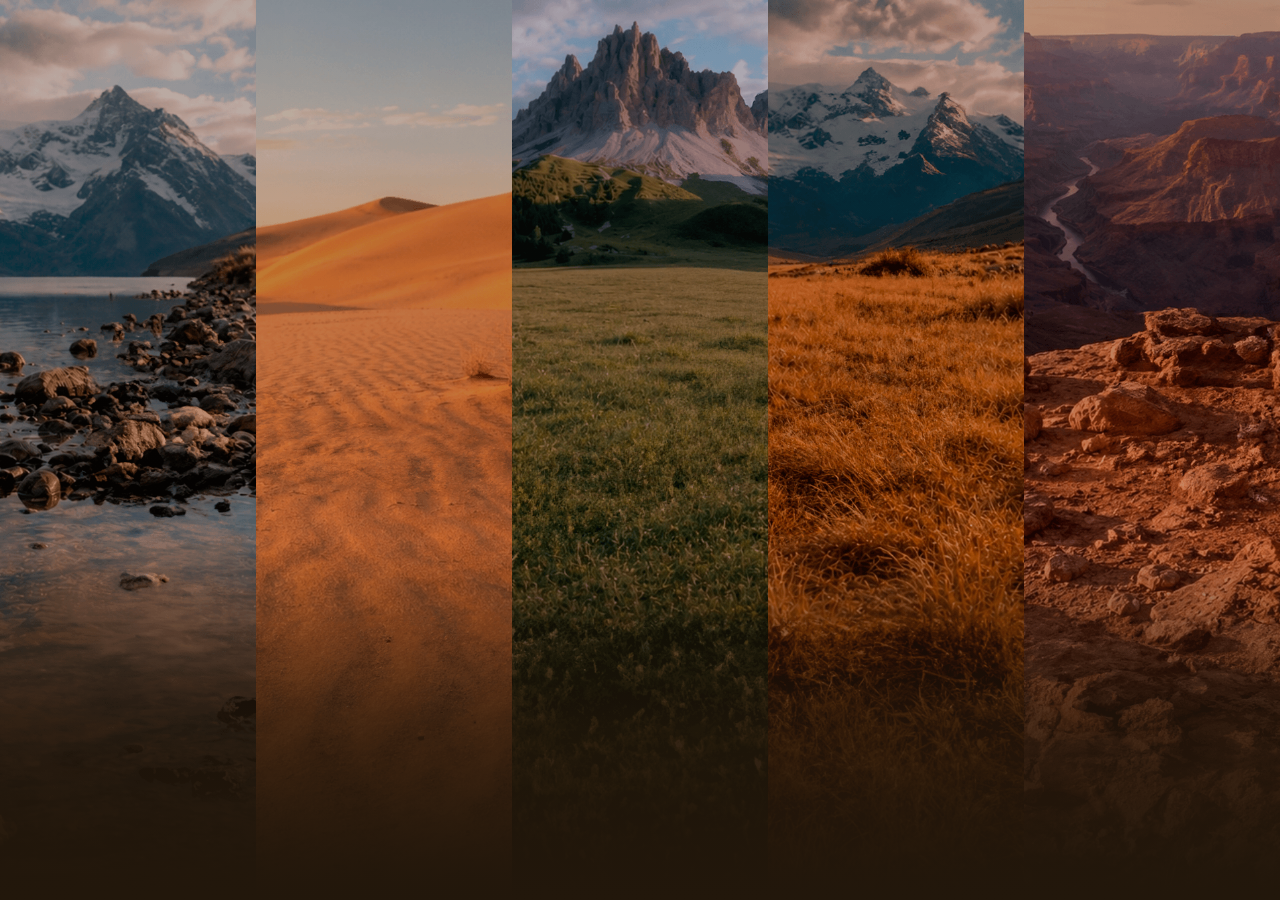
<file: index.html>
<!DOCTYPE html>
<html lang="es">
<head>
  <meta charset="UTF-8" />
  <meta name="viewport" content="width=device-width, initial-scale=1.0" />
  <title>Riva Company | Tierra</title>
  <meta http-equiv="refresh" content="0; url=/tierra" />
  <link rel="canonical" href="https://www.theriva-company.com/tierra" />
  <script>
    window.location.replace("/tierra");
  </script>
</head>
<body>
  <p>Redirigiendo a <a href="/tierra">theriva-company.com/tierra</a>...</p>
</body>
</html>
</file>
<file: tierra/style.css>
*, *::before, *::after { box-sizing: border-box; margin: 0; padding: 0; }

@font-face {
  font-family: 'Engravers Gothic BT';
  src: url('/tierra/fonts/EngraversGothicBT.ttf') format('truetype');
  font-weight: normal;
  font-style: normal;
  font-display: swap;
}

html, body {
  height: 100%;
  background: #1a0f08;
  font-family: 'Engravers Gothic BT', 'EngraversGothicBT', 'Century Gothic', sans-serif;
  overflow: hidden;
}

/* ── Hero ── */
.hero {
  position: relative;
  width: 100%;
  height: 100vh;
  overflow: hidden;
  background: #1a0f08;
}

/* Global veil */
.hero::before {
  content: '';
  position: absolute;
  inset: 0;
  background: rgba(22, 12, 5, 0.22);
  z-index: 1;
  pointer-events: none;
}

/* ── 5 panels ── */
.panel {
  position: absolute;
  top: 0;
  bottom: 0;
  width: 20%;
  overflow: hidden;
  z-index: 0;
  transition: transform 1.3s cubic-bezier(0.22, 1, 0.36, 1),
              opacity  0.9s ease;
}

.panel img {
  position: absolute;
  inset: 0;
  width: 100%;
  height: 100%;
  object-fit: cover;
  object-position: center;
}

/* Starting positions – off-screen */
.panel--1 { left: 0%;  transform: translateX(-100%); transition-delay: 0s; }
.panel--2 { left: 20%; transform: translateX(-200%); transition-delay: 0.1s; }
.panel--3 { left: 40%; opacity: 0;                   transition-delay: 0.45s; }
.panel--4 { left: 60%; transform: translateX(200%);  transition-delay: 0.1s; }
.panel--5 { left: 80%; transform: translateX(100%);  transition-delay: 0s; }

/* Animated – panels slide to final position */
.hero--animated .panel--1 { transform: translateX(0); }
.hero--animated .panel--2 { transform: translateX(0); }
.hero--animated .panel--3 { opacity: 1; }
.hero--animated .panel--4 { transform: translateX(0); }
.hero--animated .panel--5 { transform: translateX(0); }

/* ── Overlay gradient ── */
.overlay {
  position: absolute;
  inset: 0;
  z-index: 2;
  pointer-events: none;
  background: linear-gradient(
    to bottom,
    rgba(10, 8, 6, 0.10)  0%,
    rgba(10, 8, 6, 0.05) 40%,
    rgba(26, 15, 8, 0.00) 60%,
    rgba(34, 23, 11, 0.70) 80%,
    rgba(34, 23, 11, 1.00) 100%
  );
}

/* ── Center content ── */
.content {
  position: absolute;
  inset: 0;
  z-index: 3;
  display: flex;
  flex-direction: column;
  align-items: center;
  justify-content: center;
  gap: 40px;
  opacity: 0;
  transition: opacity 1.1s ease;
  pointer-events: none;
}

.content--visible {
  opacity: 1;
}

.content__logo {
  height: 85px;
  width: auto;
  object-fit: contain;
}

.content__coming-soon {
  font-family: 'Engravers Gothic BT', 'EngraversGothicBT', 'Century Gothic', sans-serif;
  font-size: clamp(1rem, 2.2vw, 1.5rem);
  font-weight: 300;
  letter-spacing: 0.3em;
  text-transform: uppercase;
  color: #f5f2ee;
  line-height: 1.4;
  text-align: center;
  margin-top: 30px;
}

/* ── Responsive ── */
@media (max-width: 768px) {
  .content__logo         { height: 65px; }
  .content              { gap: 30px; }
  .content__coming-soon  { font-size: clamp(0.85rem, 4vw, 1.1rem); letter-spacing: 0.2em; }
}

@media (max-width: 480px) {
  .content__logo         { height: 55px; }
  .content              { gap: 24px; }
  .content__coming-soon  { font-size: clamp(0.75rem, 4vw, 1rem); }
}
</file>
